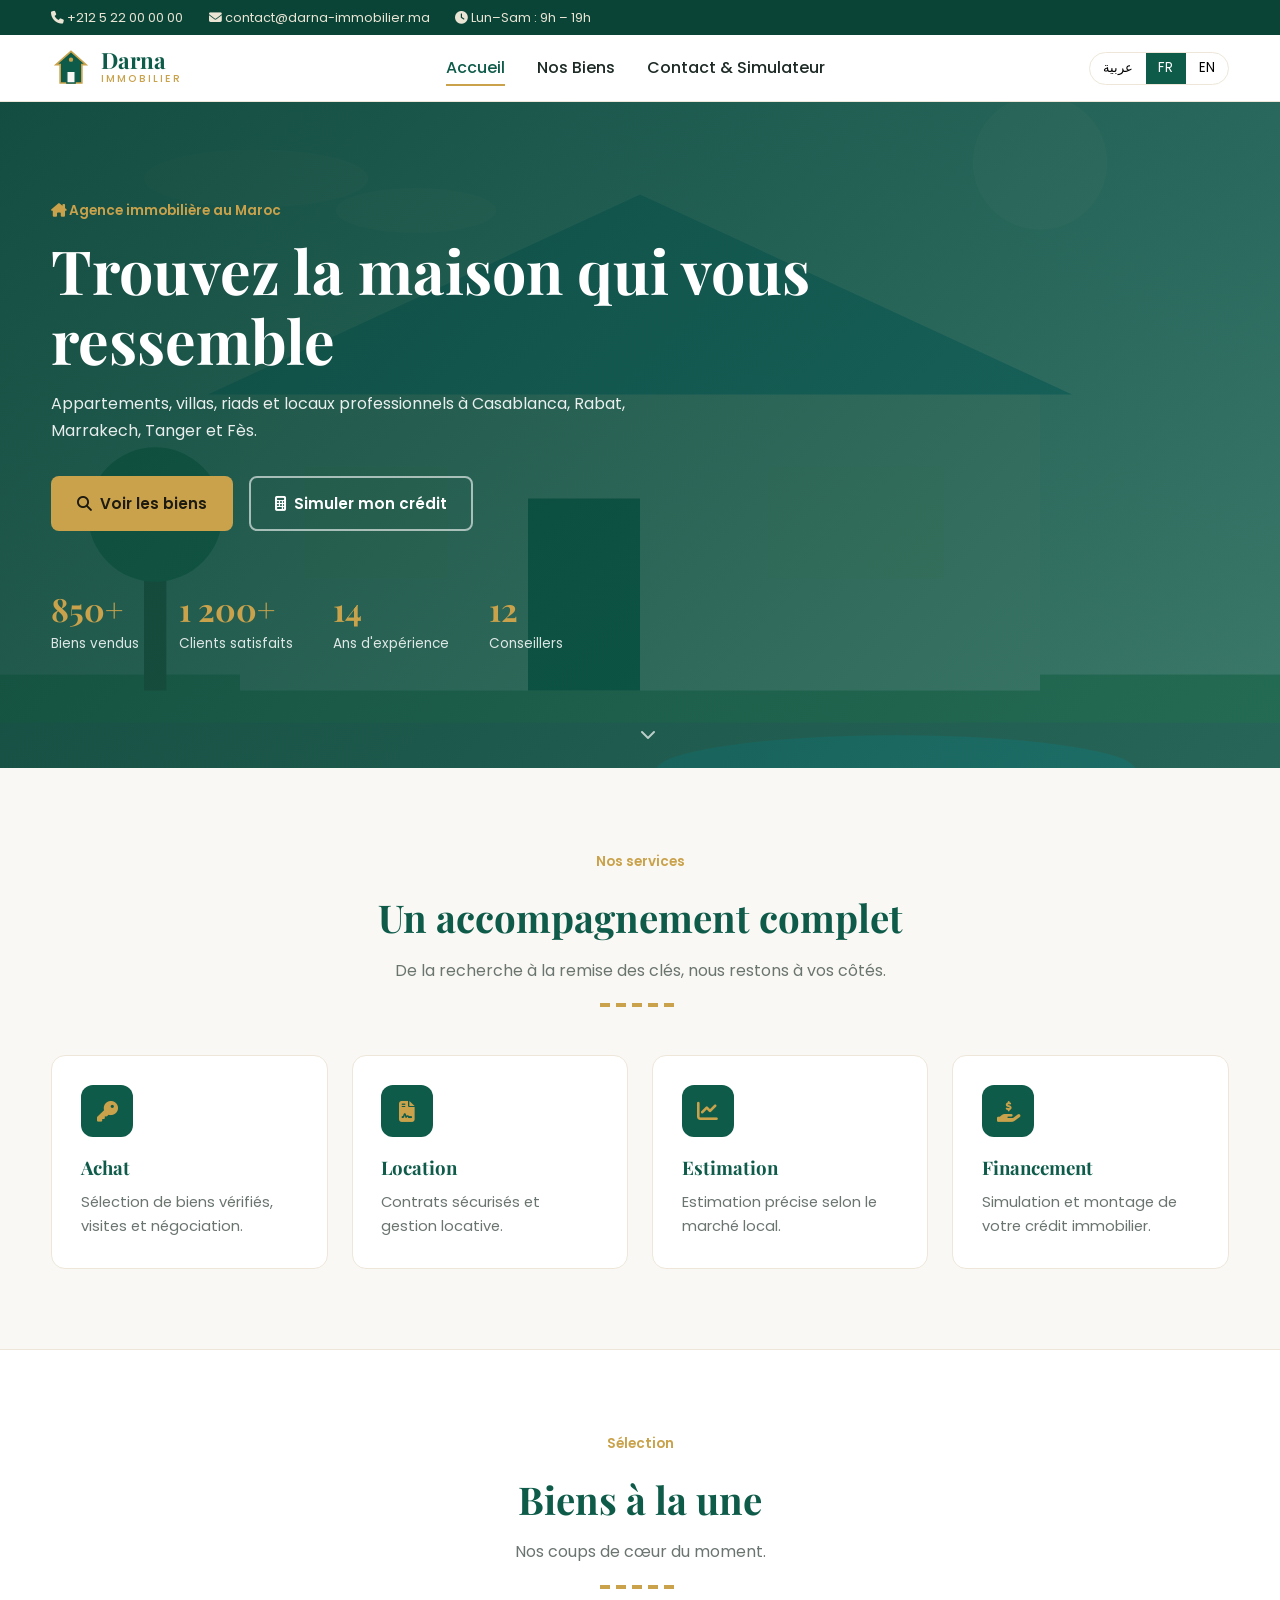
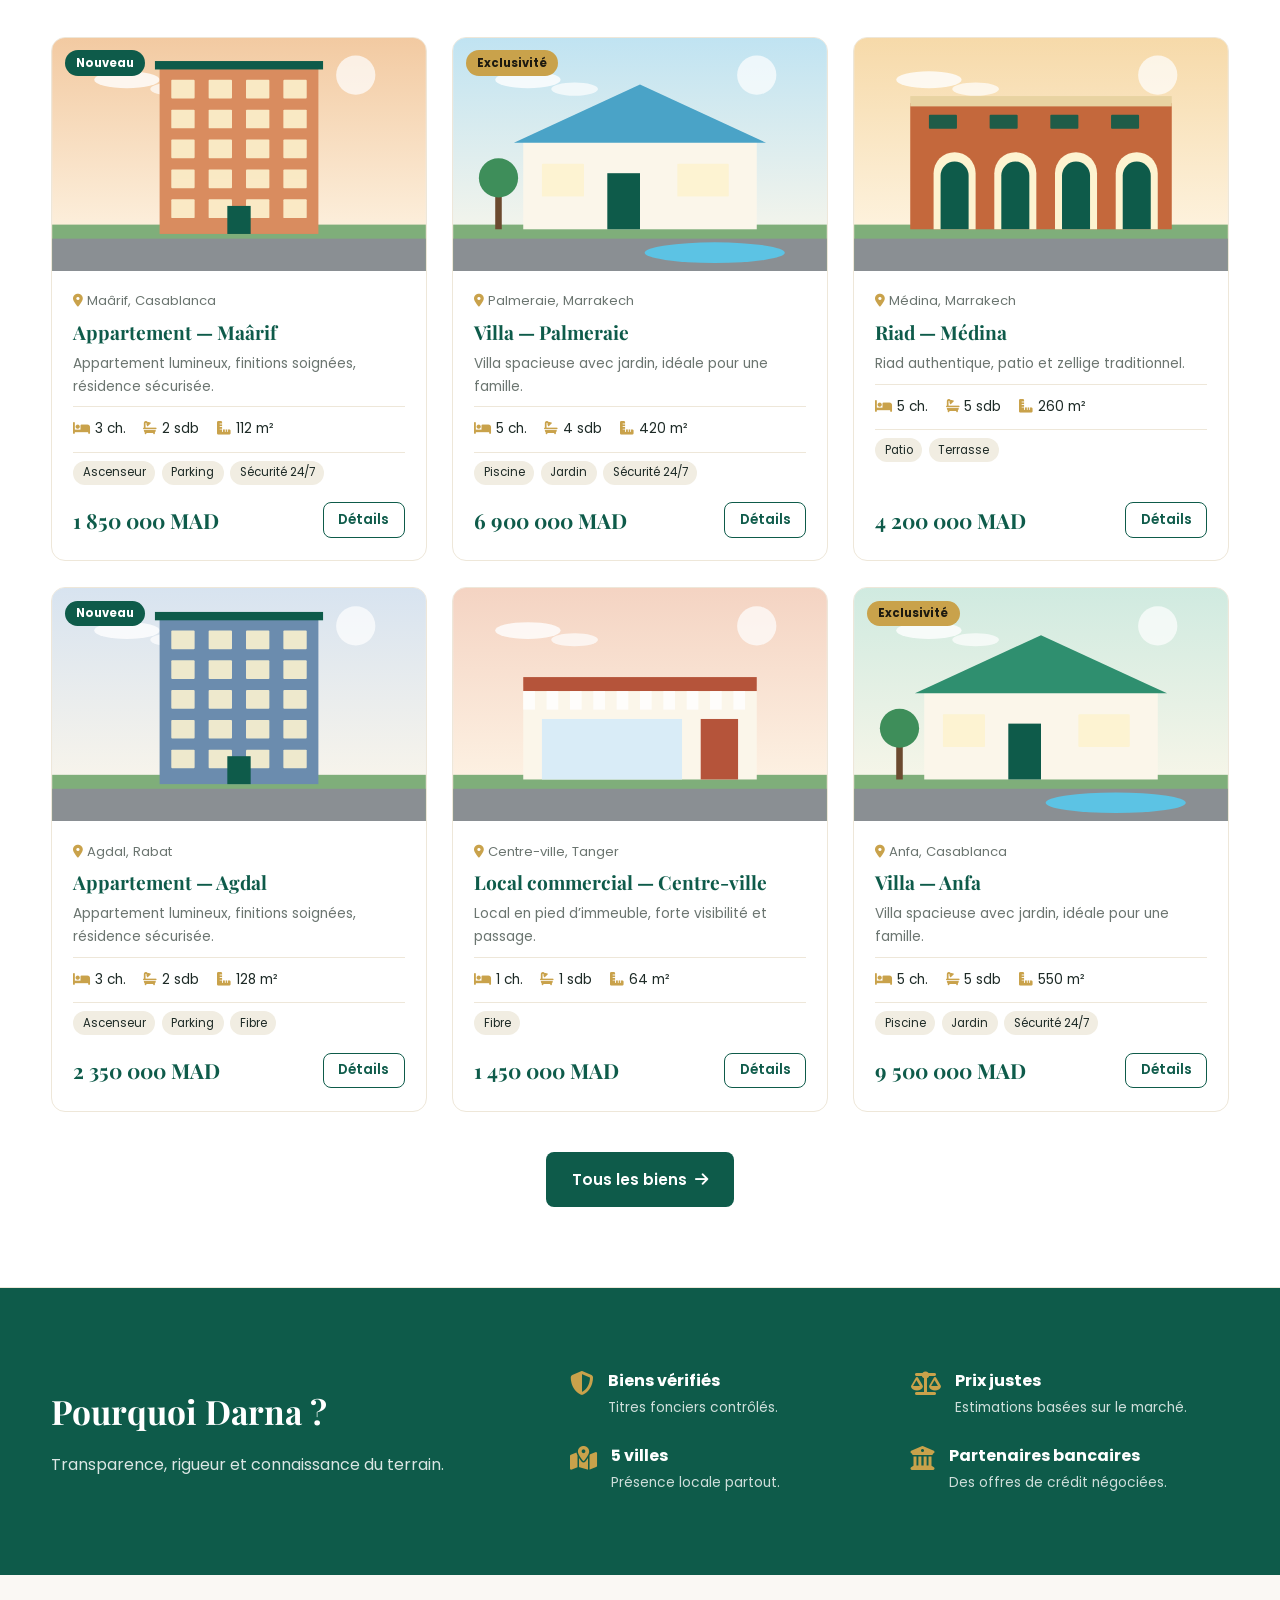
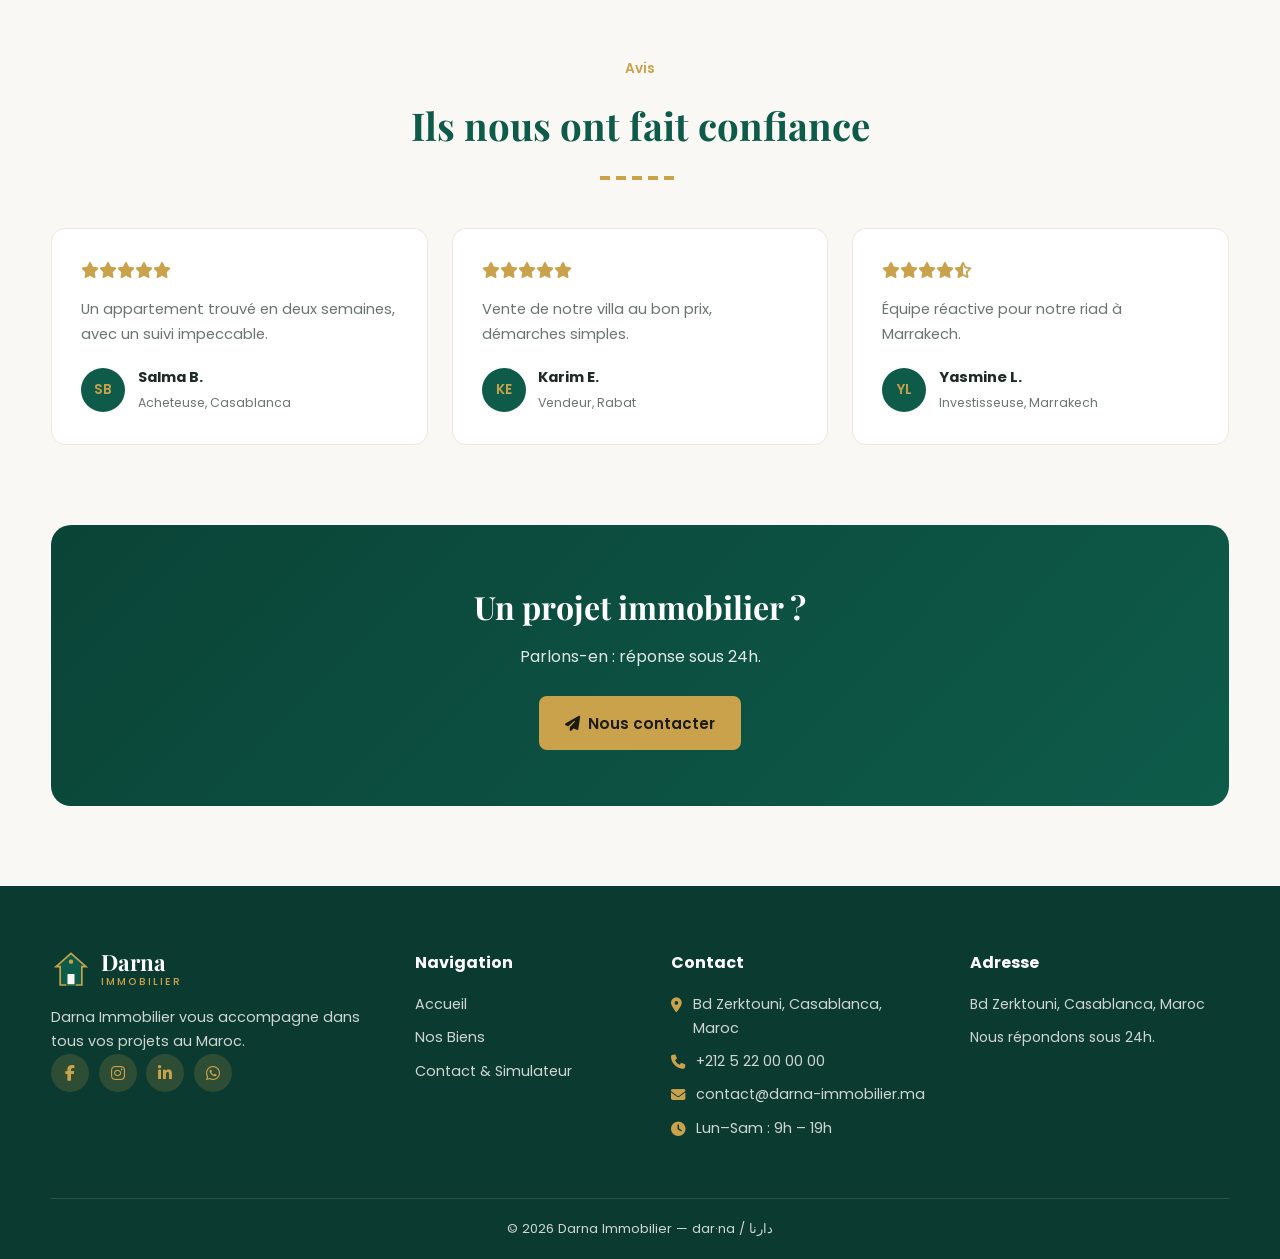
<file: index.html>
<!DOCTYPE html>
<html lang="fr" dir="ltr">
<head>
<meta charset="UTF-8">
<meta name="viewport" content="width=device-width, initial-scale=1.0">
<title>Accueil — Darna Immobilier</title>
<link rel="preconnect" href="https://fonts.googleapis.com">
<link href="https://fonts.googleapis.com/css2?family=Playfair+Display:ital,wght@0,500;0,700;1,500&family=Poppins:wght@300;400;500;600;700&family=Amiri:wght@400;700&family=Tajawal:wght@400;500;700&display=swap" rel="stylesheet">
<link rel="stylesheet" href="https://cdnjs.cloudflare.com/ajax/libs/font-awesome/6.5.2/css/all.min.css">
<link rel="stylesheet" href="css/style.css">
</head>
<body><div class="topbar"><div class="container">
<span><i class="fa-solid fa-phone"></i> <span data-i18n="top.phone"></span></span>
<span class="hide-m"><i class="fa-solid fa-envelope"></i> <span data-i18n="top.mail"></span></span>
<span class="hide-m"><i class="fa-solid fa-clock"></i> <span data-i18n="top.hours"></span></span>
</div></div><header class="site"><div class="container">
<nav class="nav">
<a class="brand" href="index.html"><svg class="logo" viewBox="0 0 48 48" fill="none" xmlns="http://www.w3.org/2000/svg">
<path d="M24 4 6 20h5v22h26V20h5L24 4z" fill="#0e5b4a"/>
<path d="M24 4 6 20h5v22h26V20h5L24 4z" stroke="#c9a24b" stroke-width="2" fill="none"/>
<path d="M19 42V28h10v14" fill="#faf8f4"/>
<path d="M19 28h10v14H19z" stroke="#0e5b4a" stroke-width="1.6"/>
<circle cx="24" cy="14" r="2.6" fill="#c9a24b"/>
</svg><span class="brand-name">Darna<small>Immobilier</small></span></a>
<ul class="nav-links"><li><a href="index.html" class="active" data-i18n="nav.home"></a></li><li><a href="biens.html" class="" data-i18n="nav.biens"></a></li><li><a href="contact.html" class="" data-i18n="nav.contact"></a></li></ul>
<div style="display:flex;gap:.8rem;align-items:center">
<div class="lang-switch">
<button data-lang="ar">عربية</button><button data-lang="fr">FR</button><button data-lang="en">EN</button>
</div>
<button class="burger"><i class="fa-solid fa-bars"></i></button>
</div>
</nav></div></header>
<section class="hero" style="padding:0">
  <div class="container">
    <span class="kicker"><i class="fa-solid fa-house-chimney"></i> <span data-i18n="hero.kicker"></span></span>
    <h1 data-i18n="hero.title"></h1>
    <p data-i18n="hero.sub"></p>
    <div class="hero-actions">
      <a href="biens.html" class="btn btn-gold"><i class="fa-solid fa-magnifying-glass"></i> <span data-i18n="hero.cta1"></span></a>
      <a href="contact.html#simulateur" class="btn btn-ghost"><i class="fa-solid fa-calculator"></i> <span data-i18n="hero.cta2"></span></a>
    </div>
    <div class="hero-stats">
      <div class="stat"><b>850+</b><span data-i18n="stat1"></span></div>
      <div class="stat"><b>1 200+</b><span data-i18n="stat2"></span></div>
      <div class="stat"><b>14</b><span data-i18n="stat3"></span></div>
      <div class="stat"><b>12</b><span data-i18n="stat4"></span></div>
    </div>
  </div>
  <a class="hero-scroll" href="#services"><i class="fa-solid fa-chevron-down"></i></a>
</section>

<section id="services">
  <div class="container">
    <div class="sec-head reveal"><span class="kicker" data-i18n="sec.serv.k"></span>
      <h2 data-i18n="sec.serv.t"></h2><p data-i18n="sec.serv.p"></p><div class="pattern"></div></div>
    <div class="services-grid">
      <div class="service reveal"><div class="ic"><i class="fa-solid fa-key"></i></div><h3 data-i18n="serv1.t"></h3><p data-i18n="serv1.p"></p></div>
      <div class="service reveal"><div class="ic"><i class="fa-solid fa-file-contract"></i></div><h3 data-i18n="serv2.t"></h3><p data-i18n="serv2.p"></p></div>
      <div class="service reveal"><div class="ic"><i class="fa-solid fa-chart-line"></i></div><h3 data-i18n="serv3.t"></h3><p data-i18n="serv3.p"></p></div>
      <div class="service reveal"><div class="ic"><i class="fa-solid fa-hand-holding-dollar"></i></div><h3 data-i18n="serv4.t"></h3><p data-i18n="serv4.p"></p></div>
    </div>
  </div>
</section>

<section style="background:#fff;border-top:1px solid #eee7d9;border-bottom:1px solid #eee7d9">
  <div class="container">
    <div class="sec-head reveal"><span class="kicker" data-i18n="sec.feat.k"></span>
      <h2 data-i18n="sec.feat.t"></h2><p data-i18n="sec.feat.p"></p><div class="pattern"></div></div>
    <div class="featured-grid" id="featured-grid"></div>
    <div style="text-align:center;margin-top:2.5rem"><a href="biens.html" class="btn btn-green"><span data-i18n="feat.all"></span> <i class="fa-solid fa-arrow-right"></i></a></div>
  </div>
</section>

<section class="band">
  <div class="container">
    <div class="reveal"><h2 data-i18n="sec.why.t"></h2><p data-i18n="sec.why.p"></p></div>
    <div class="band-points">
      <div class="band-point reveal"><i class="fa-solid fa-shield-halved ic"></i><div><b data-i18n="why1.t"></b><span data-i18n="why1.p"></span></div></div>
      <div class="band-point reveal"><i class="fa-solid fa-scale-balanced ic"></i><div><b data-i18n="why2.t"></b><span data-i18n="why2.p"></span></div></div>
      <div class="band-point reveal"><i class="fa-solid fa-map-location-dot ic"></i><div><b data-i18n="why3.t"></b><span data-i18n="why3.p"></span></div></div>
      <div class="band-point reveal"><i class="fa-solid fa-building-columns ic"></i><div><b data-i18n="why4.t"></b><span data-i18n="why4.p"></span></div></div>
    </div>
  </div>
</section>

<section>
  <div class="container">
    <div class="sec-head reveal"><span class="kicker" data-i18n="sec.testi.k"></span>
      <h2 data-i18n="sec.testi.t"></h2><div class="pattern"></div></div>
    <div class="testi-grid">
      <div class="testi reveal"><div class="stars"><i class="fa-solid fa-star"></i><i class="fa-solid fa-star"></i><i class="fa-solid fa-star"></i><i class="fa-solid fa-star"></i><i class="fa-solid fa-star"></i></div>
        <p data-i18n="t1"></p><div class="who"><div class="avatar">SB</div><div><b data-i18n="t1w"></b><span data-i18n="t1r"></span></div></div></div>
      <div class="testi reveal"><div class="stars"><i class="fa-solid fa-star"></i><i class="fa-solid fa-star"></i><i class="fa-solid fa-star"></i><i class="fa-solid fa-star"></i><i class="fa-solid fa-star"></i></div>
        <p data-i18n="t2"></p><div class="who"><div class="avatar">KE</div><div><b data-i18n="t2w"></b><span data-i18n="t2r"></span></div></div></div>
      <div class="testi reveal"><div class="stars"><i class="fa-solid fa-star"></i><i class="fa-solid fa-star"></i><i class="fa-solid fa-star"></i><i class="fa-solid fa-star"></i><i class="fa-solid fa-star-half-stroke"></i></div>
        <p data-i18n="t3"></p><div class="who"><div class="avatar">YL</div><div><b data-i18n="t3w"></b><span data-i18n="t3r"></span></div></div></div>
    </div>
  </div>
</section>

<section style="padding-top:0">
  <div class="container">
    <div class="cta reveal">
      <h2 data-i18n="sec.cta.t"></h2><p data-i18n="sec.cta.p"></p>
      <a href="contact.html" class="btn btn-gold"><i class="fa-solid fa-paper-plane"></i> <span data-i18n="sec.cta.b"></span></a>
    </div>
  </div>
</section>
<footer><div class="container">
<div class="foot-grid">
<div><a class="brand" href="index.html" style="margin-bottom:1rem"><svg class="logo" viewBox="0 0 48 48" fill="none" xmlns="http://www.w3.org/2000/svg">
<path d="M24 4 6 20h5v22h26V20h5L24 4z" fill="#0e5b4a"/>
<path d="M24 4 6 20h5v22h26V20h5L24 4z" stroke="#c9a24b" stroke-width="2" fill="none"/>
<path d="M19 42V28h10v14" fill="#faf8f4"/>
<path d="M19 28h10v14H19z" stroke="#0e5b4a" stroke-width="1.6"/>
<circle cx="24" cy="14" r="2.6" fill="#c9a24b"/>
</svg><span class="brand-name" style="color:#fff">Darna<small>Immobilier</small></span></a>
<p style="font-size:.9rem;margin-top:1rem" data-i18n="foot.about"></p>
<div class="socials">
<a href="#" aria-label="Facebook"><i class="fa-brands fa-facebook-f"></i></a>
<a href="#" aria-label="Instagram"><i class="fa-brands fa-instagram"></i></a>
<a href="#" aria-label="LinkedIn"><i class="fa-brands fa-linkedin-in"></i></a>
<a href="#" aria-label="WhatsApp"><i class="fa-brands fa-whatsapp"></i></a>
</div></div>
<div><h4 data-i18n="foot.nav"></h4><ul class="foot-links">
<li><a href="index.html" data-i18n="nav.home"></a></li>
<li><a href="biens.html" data-i18n="nav.biens"></a></li>
<li><a href="contact.html" data-i18n="nav.contact"></a></li>
</ul></div>
<div><h4 data-i18n="foot.contact"></h4><ul class="foot-contact">
<li><i class="fa-solid fa-location-dot"></i><span data-i18n="ct.addr"></span></li>
<li><i class="fa-solid fa-phone"></i><span data-i18n="top.phone"></span></li>
<li><i class="fa-solid fa-envelope"></i><span data-i18n="top.mail"></span></li>
<li><i class="fa-solid fa-clock"></i><span data-i18n="top.hours"></span></li>
</ul></div>
<div><h4 data-i18n="foot.news"></h4>
<p style="font-size:.88rem" data-i18n="ct.addr"></p>
<p style="font-size:.88rem;margin-top:.6rem" data-i18n="ct.info.p"></p>
</div>
</div>
<div class="foot-bottom">© <span class="js-year"></span> Darna Immobilier — dar·na / دارنا</div>
</div></footer>
<script src="js/lang.js"></script>
<script src="js/catalog.js"></script>
<script src="js/simulator.js"></script>
<script src="js/main.js"></script>
</body></html>
</file>
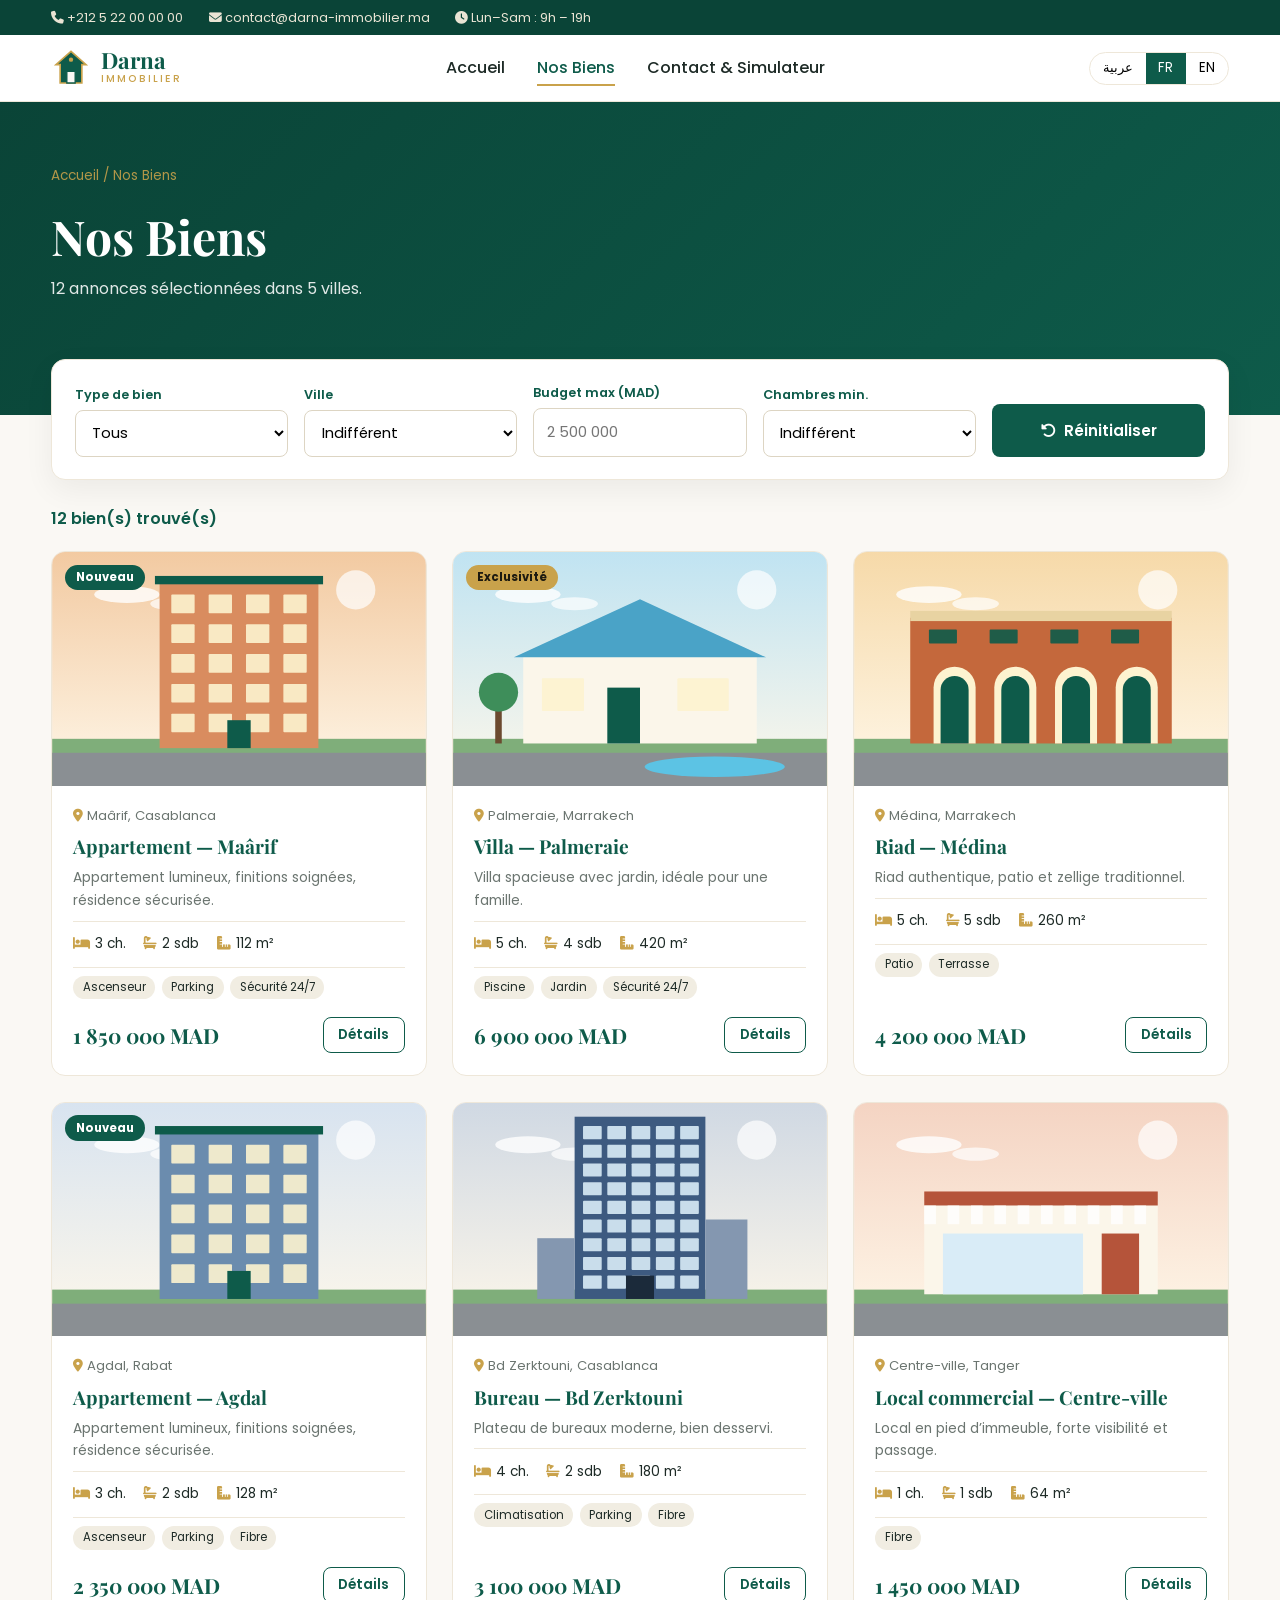
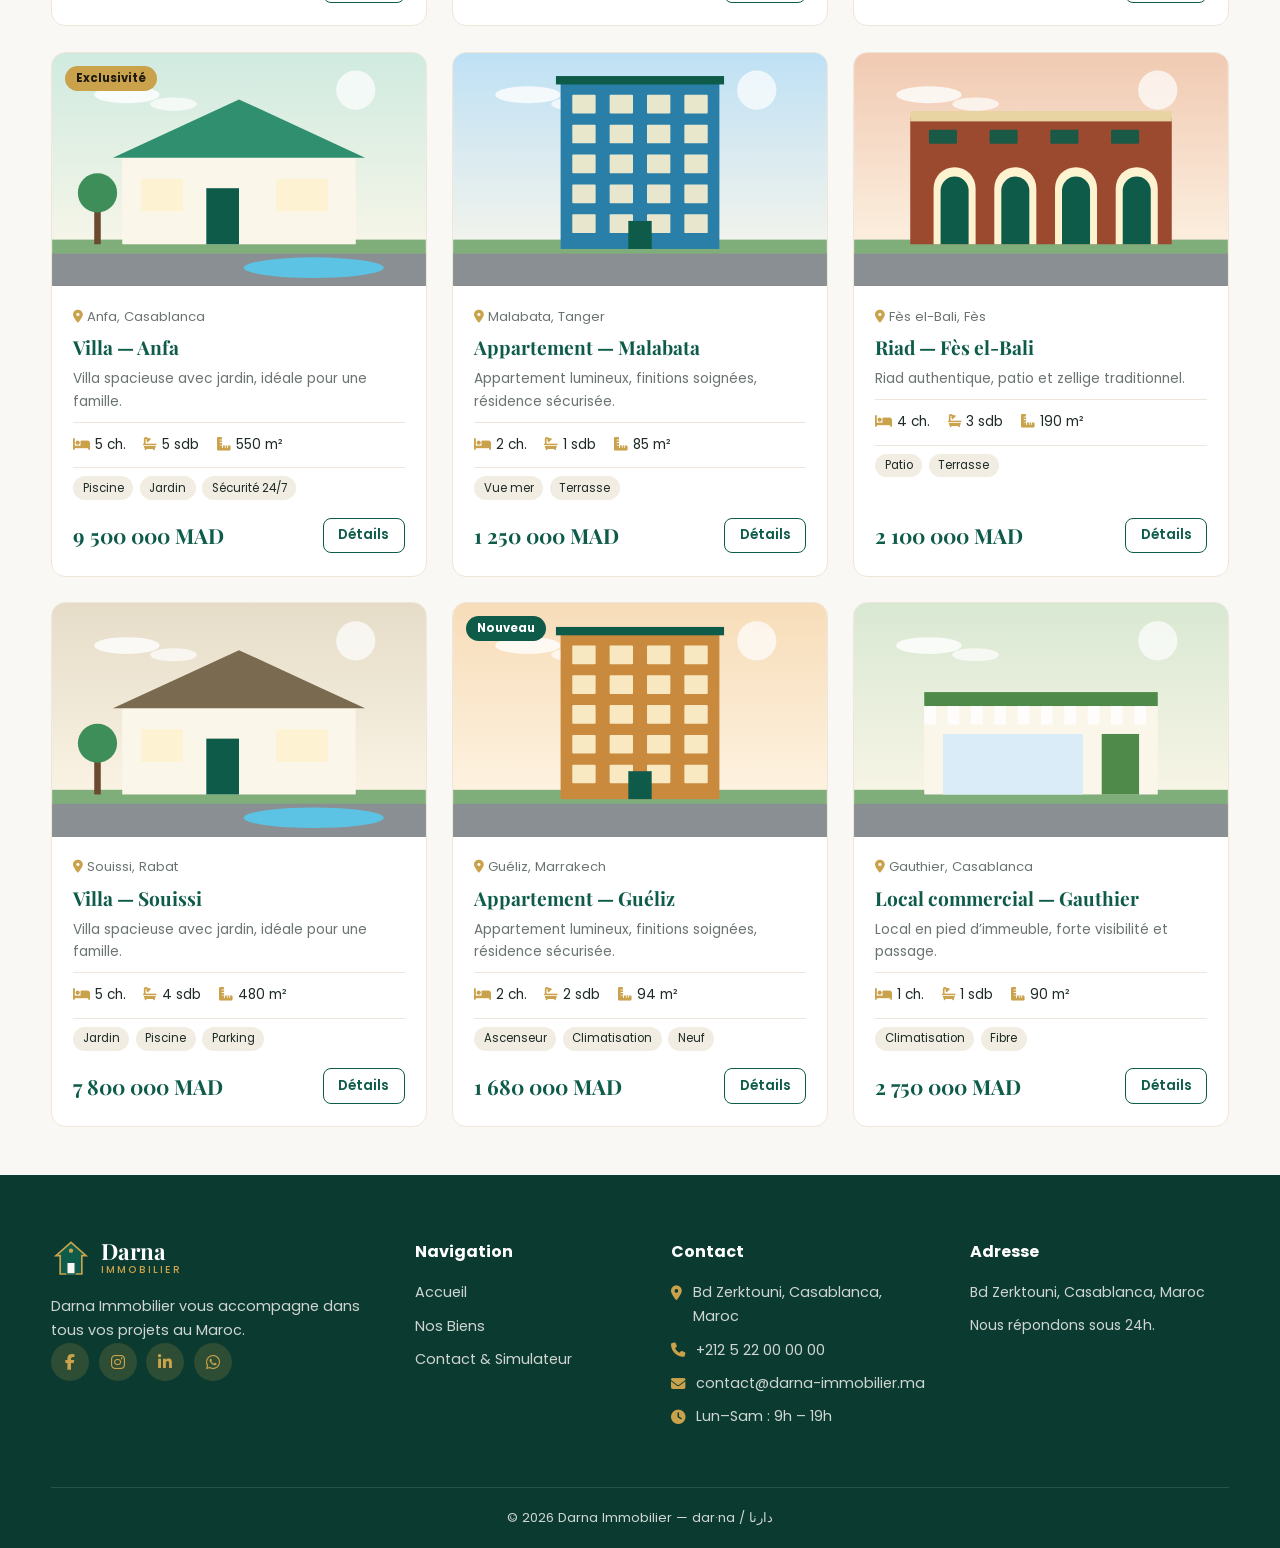
<file: biens.html>
<!DOCTYPE html>
<html lang="fr" dir="ltr">
<head>
<meta charset="UTF-8">
<meta name="viewport" content="width=device-width, initial-scale=1.0">
<title>Nos Biens — Darna Immobilier</title>
<link rel="preconnect" href="https://fonts.googleapis.com">
<link href="https://fonts.googleapis.com/css2?family=Playfair+Display:ital,wght@0,500;0,700;1,500&family=Poppins:wght@300;400;500;600;700&family=Amiri:wght@400;700&family=Tajawal:wght@400;500;700&display=swap" rel="stylesheet">
<link rel="stylesheet" href="https://cdnjs.cloudflare.com/ajax/libs/font-awesome/6.5.2/css/all.min.css">
<link rel="stylesheet" href="css/style.css">
</head>
<body><div class="topbar"><div class="container">
<span><i class="fa-solid fa-phone"></i> <span data-i18n="top.phone"></span></span>
<span class="hide-m"><i class="fa-solid fa-envelope"></i> <span data-i18n="top.mail"></span></span>
<span class="hide-m"><i class="fa-solid fa-clock"></i> <span data-i18n="top.hours"></span></span>
</div></div><header class="site"><div class="container">
<nav class="nav">
<a class="brand" href="index.html"><svg class="logo" viewBox="0 0 48 48" fill="none" xmlns="http://www.w3.org/2000/svg">
<path d="M24 4 6 20h5v22h26V20h5L24 4z" fill="#0e5b4a"/>
<path d="M24 4 6 20h5v22h26V20h5L24 4z" stroke="#c9a24b" stroke-width="2" fill="none"/>
<path d="M19 42V28h10v14" fill="#faf8f4"/>
<path d="M19 28h10v14H19z" stroke="#0e5b4a" stroke-width="1.6"/>
<circle cx="24" cy="14" r="2.6" fill="#c9a24b"/>
</svg><span class="brand-name">Darna<small>Immobilier</small></span></a>
<ul class="nav-links"><li><a href="index.html" class="" data-i18n="nav.home"></a></li><li><a href="biens.html" class="active" data-i18n="nav.biens"></a></li><li><a href="contact.html" class="" data-i18n="nav.contact"></a></li></ul>
<div style="display:flex;gap:.8rem;align-items:center">
<div class="lang-switch">
<button data-lang="ar">عربية</button><button data-lang="fr">FR</button><button data-lang="en">EN</button>
</div>
<button class="burger"><i class="fa-solid fa-bars"></i></button>
</div>
</nav></div></header>
<section class="page-hero" style="padding-bottom:7rem">
  <div class="container">
    <p class="crumbs"><a href="index.html" data-i18n="nav.home"></a> / <span data-i18n="nav.biens"></span></p>
    <h1 data-i18n="biens.title"></h1><p data-i18n="biens.sub"></p>
  </div>
</section>

<section style="padding-top:0;padding-bottom:3rem">
  <div class="container">
    <div class="filters">
      <div class="row">
        <div class="field"><label data-i18n="f.type"></label>
          <select id="f-type">
            <option value="all" data-i18n="f.all"></option>
            <option value="apartment" data-i18n="t.apartment"></option>
            <option value="villa" data-i18n="t.villa"></option>
            <option value="riad" data-i18n="t.riad"></option>
            <option value="office" data-i18n="t.office"></option>
            <option value="shop" data-i18n="t.shop"></option>
          </select></div>
        <div class="field"><label data-i18n="f.city"></label>
          <select id="f-city">
            <option value="all" data-i18n="f.any"></option>
            <option value="casablanca">Casablanca</option>
            <option value="rabat">Rabat</option>
            <option value="marrakech">Marrakech</option>
            <option value="tanger">Tanger</option>
            <option value="fes">Fès</option>
          </select></div>
        <div class="field"><label data-i18n="f.budget"></label>
          <input type="number" id="f-budget" min="0" step="50000" placeholder="2 500 000"></div>
        <div class="field"><label data-i18n="f.rooms"></label>
          <select id="f-rooms">
            <option value="" data-i18n="f.any"></option>
            <option value="1">1</option><option value="2">2</option>
            <option value="3">3</option><option value="4">4</option><option value="5">5+</option>
          </select></div>
        <div class="field"><button class="btn btn-green" id="f-reset" style="width:100%;justify-content:center"><i class="fa-solid fa-rotate-left"></i> <span data-i18n="f.reset"></span></button></div>
      </div>
    </div>
    <p class="results-count" id="results-count"></p>
    <div class="featured-grid" id="catalog-grid"></div>
  </div>
</section>
<footer><div class="container">
<div class="foot-grid">
<div><a class="brand" href="index.html" style="margin-bottom:1rem"><svg class="logo" viewBox="0 0 48 48" fill="none" xmlns="http://www.w3.org/2000/svg">
<path d="M24 4 6 20h5v22h26V20h5L24 4z" fill="#0e5b4a"/>
<path d="M24 4 6 20h5v22h26V20h5L24 4z" stroke="#c9a24b" stroke-width="2" fill="none"/>
<path d="M19 42V28h10v14" fill="#faf8f4"/>
<path d="M19 28h10v14H19z" stroke="#0e5b4a" stroke-width="1.6"/>
<circle cx="24" cy="14" r="2.6" fill="#c9a24b"/>
</svg><span class="brand-name" style="color:#fff">Darna<small>Immobilier</small></span></a>
<p style="font-size:.9rem;margin-top:1rem" data-i18n="foot.about"></p>
<div class="socials">
<a href="#" aria-label="Facebook"><i class="fa-brands fa-facebook-f"></i></a>
<a href="#" aria-label="Instagram"><i class="fa-brands fa-instagram"></i></a>
<a href="#" aria-label="LinkedIn"><i class="fa-brands fa-linkedin-in"></i></a>
<a href="#" aria-label="WhatsApp"><i class="fa-brands fa-whatsapp"></i></a>
</div></div>
<div><h4 data-i18n="foot.nav"></h4><ul class="foot-links">
<li><a href="index.html" data-i18n="nav.home"></a></li>
<li><a href="biens.html" data-i18n="nav.biens"></a></li>
<li><a href="contact.html" data-i18n="nav.contact"></a></li>
</ul></div>
<div><h4 data-i18n="foot.contact"></h4><ul class="foot-contact">
<li><i class="fa-solid fa-location-dot"></i><span data-i18n="ct.addr"></span></li>
<li><i class="fa-solid fa-phone"></i><span data-i18n="top.phone"></span></li>
<li><i class="fa-solid fa-envelope"></i><span data-i18n="top.mail"></span></li>
<li><i class="fa-solid fa-clock"></i><span data-i18n="top.hours"></span></li>
</ul></div>
<div><h4 data-i18n="foot.news"></h4>
<p style="font-size:.88rem" data-i18n="ct.addr"></p>
<p style="font-size:.88rem;margin-top:.6rem" data-i18n="ct.info.p"></p>
</div>
</div>
<div class="foot-bottom">© <span class="js-year"></span> Darna Immobilier — dar·na / دارنا</div>
</div></footer>
<script src="js/lang.js"></script>
<script src="js/catalog.js"></script>
<script src="js/simulator.js"></script>
<script src="js/main.js"></script>
</body></html>
</file>
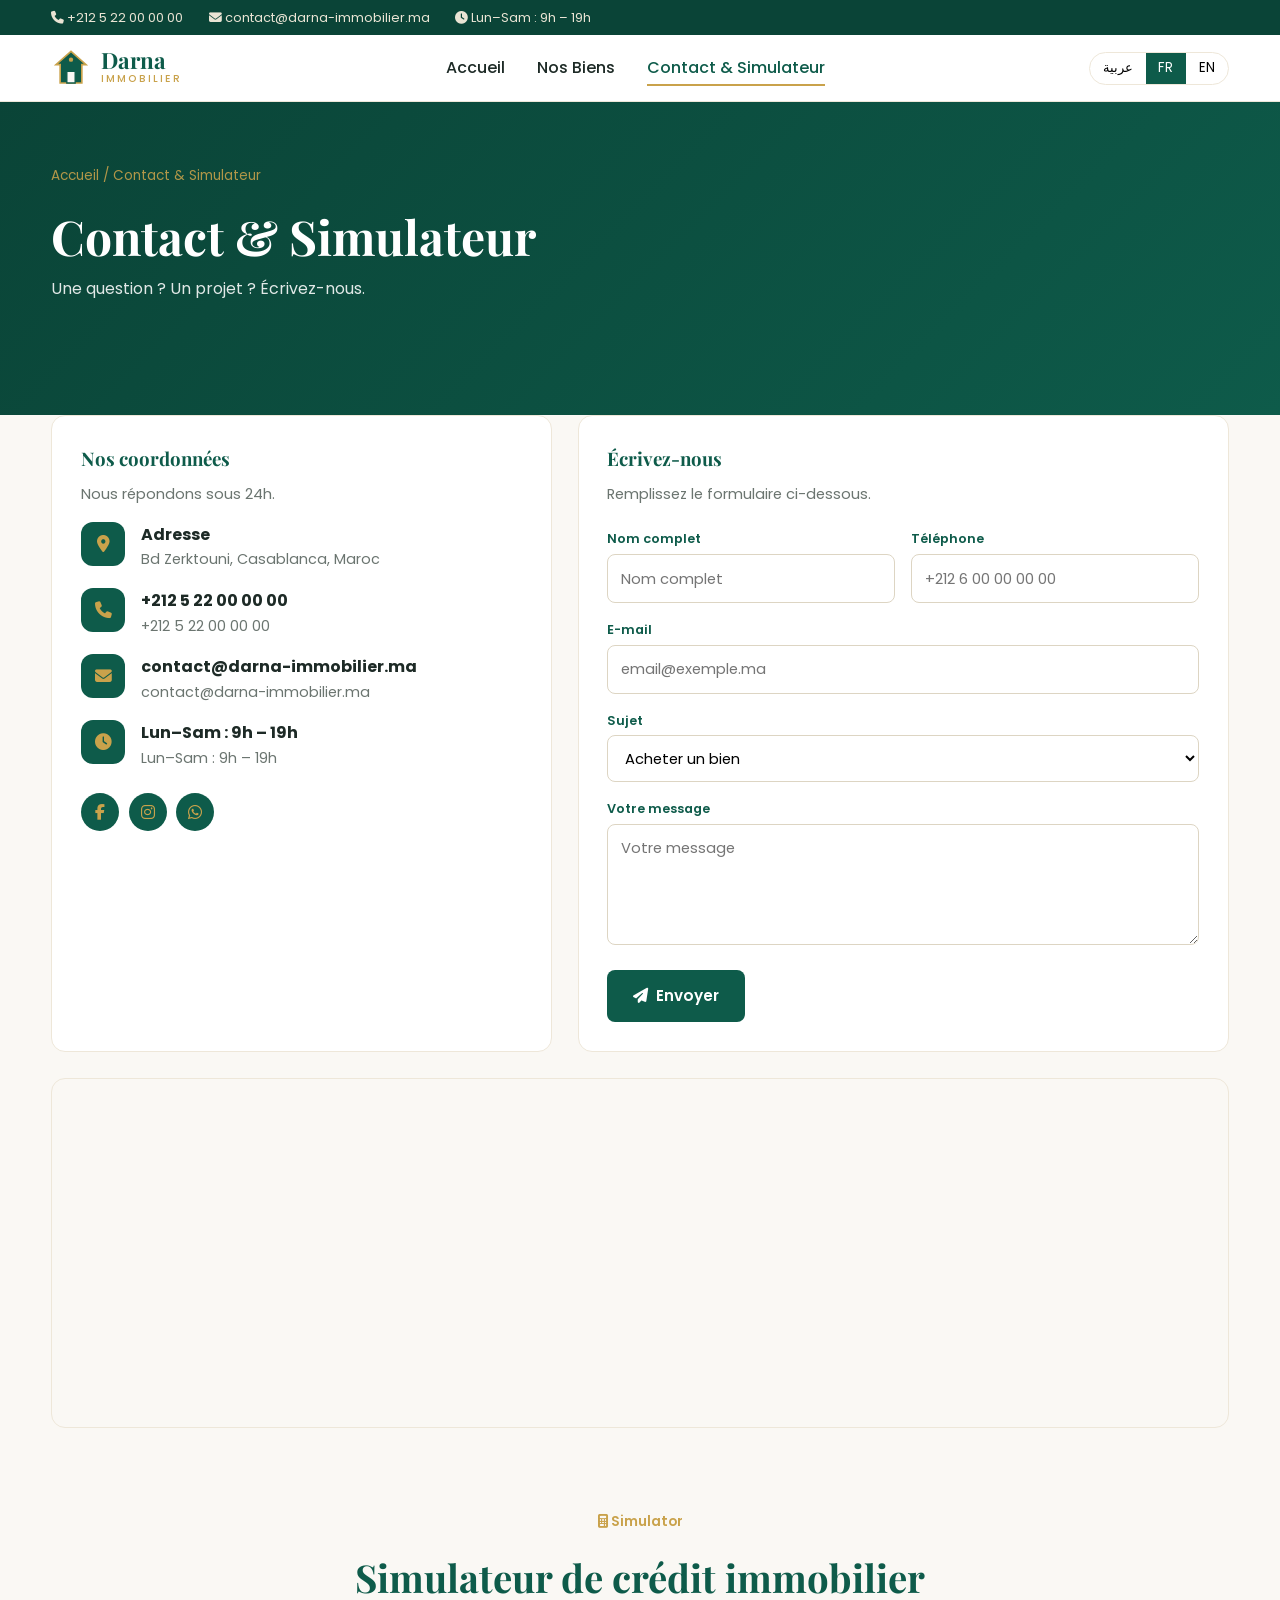
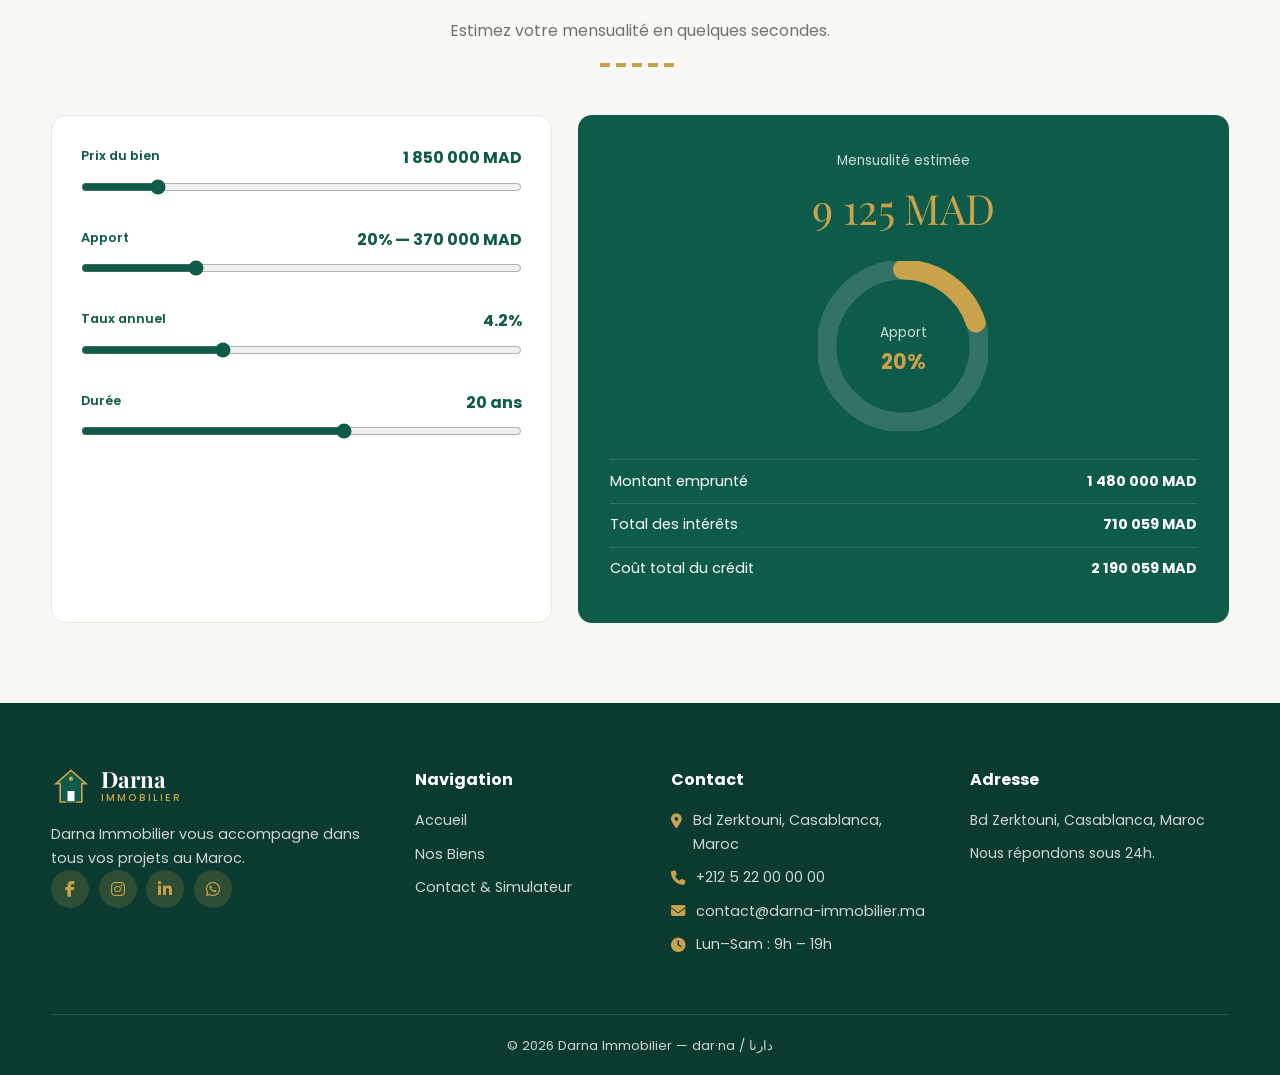
<file: contact.html>
<!DOCTYPE html>
<html lang="fr" dir="ltr">
<head>
<meta charset="UTF-8">
<meta name="viewport" content="width=device-width, initial-scale=1.0">
<title>Contact & Simulateur — Darna Immobilier</title>
<link rel="preconnect" href="https://fonts.googleapis.com">
<link href="https://fonts.googleapis.com/css2?family=Playfair+Display:ital,wght@0,500;0,700;1,500&family=Poppins:wght@300;400;500;600;700&family=Amiri:wght@400;700&family=Tajawal:wght@400;500;700&display=swap" rel="stylesheet">
<link rel="stylesheet" href="https://cdnjs.cloudflare.com/ajax/libs/font-awesome/6.5.2/css/all.min.css">
<link rel="stylesheet" href="css/style.css">
</head>
<body><div class="topbar"><div class="container">
<span><i class="fa-solid fa-phone"></i> <span data-i18n="top.phone"></span></span>
<span class="hide-m"><i class="fa-solid fa-envelope"></i> <span data-i18n="top.mail"></span></span>
<span class="hide-m"><i class="fa-solid fa-clock"></i> <span data-i18n="top.hours"></span></span>
</div></div><header class="site"><div class="container">
<nav class="nav">
<a class="brand" href="index.html"><svg class="logo" viewBox="0 0 48 48" fill="none" xmlns="http://www.w3.org/2000/svg">
<path d="M24 4 6 20h5v22h26V20h5L24 4z" fill="#0e5b4a"/>
<path d="M24 4 6 20h5v22h26V20h5L24 4z" stroke="#c9a24b" stroke-width="2" fill="none"/>
<path d="M19 42V28h10v14" fill="#faf8f4"/>
<path d="M19 28h10v14H19z" stroke="#0e5b4a" stroke-width="1.6"/>
<circle cx="24" cy="14" r="2.6" fill="#c9a24b"/>
</svg><span class="brand-name">Darna<small>Immobilier</small></span></a>
<ul class="nav-links"><li><a href="index.html" class="" data-i18n="nav.home"></a></li><li><a href="biens.html" class="" data-i18n="nav.biens"></a></li><li><a href="contact.html" class="active" data-i18n="nav.contact"></a></li></ul>
<div style="display:flex;gap:.8rem;align-items:center">
<div class="lang-switch">
<button data-lang="ar">عربية</button><button data-lang="fr">FR</button><button data-lang="en">EN</button>
</div>
<button class="burger"><i class="fa-solid fa-bars"></i></button>
</div>
</nav></div></header>
<section class="page-hero" style="padding-bottom:7rem">
  <div class="container">
    <p class="crumbs"><a href="index.html" data-i18n="nav.home"></a> / <span data-i18n="nav.contact"></span></p>
    <h1 data-i18n="contact.title"></h1><p data-i18n="contact.sub"></p>
  </div>
</section>

<section style="padding-top:0">
  <div class="container">
    <div class="contact-wrap">
      <div class="card reveal">
        <h3 style="color:var(--green);margin-bottom:.4rem" data-i18n="ct.info.t"></h3>
        <p style="color:var(--grey);font-size:.92rem;margin-bottom:1rem" data-i18n="ct.info.p"></p>
        <div class="info-item"><div class="ic"><i class="fa-solid fa-location-dot"></i></div><div><b data-i18n="foot.news"></b><p data-i18n="ct.addr"></p></div></div>
        <div class="info-item"><div class="ic"><i class="fa-solid fa-phone"></i></div><div><b data-i18n="top.phone"></b><p>+212 5 22 00 00 00</p></div></div>
        <div class="info-item"><div class="ic"><i class="fa-solid fa-envelope"></i></div><div><b data-i18n="top.mail"></b><p>contact@darna-immobilier.ma</p></div></div>
        <div class="info-item"><div class="ic"><i class="fa-solid fa-clock"></i></div><div><b data-i18n="top.hours"></b><p data-i18n="top.hours"></p></div></div>
        <div class="socials" style="margin-top:1.4rem">
          <a href="#"><i class="fa-brands fa-facebook-f"></i></a>
          <a href="#"><i class="fa-brands fa-instagram"></i></a>
          <a href="#"><i class="fa-brands fa-whatsapp"></i></a>
        </div>
      </div>
      <div class="card reveal">
        <h3 style="color:var(--green);margin-bottom:.4rem" data-i18n="ct.form.t"></h3>
        <p style="color:var(--grey);font-size:.92rem;margin-bottom:1.4rem" data-i18n="ct.form.p"></p>
        <form class="form-grid" id="contact-form">
          <div class="field"><label data-i18n="fm.name"></label><input type="text" required data-i18n-ph="fm.name"></div>
          <div class="field"><label data-i18n="fm.phone"></label><input type="tel" required placeholder="+212 6 00 00 00 00"></div>
          <div class="field full"><label data-i18n="fm.mail"></label><input type="email" required placeholder="email@exemple.ma"></div>
          <div class="field full"><label data-i18n="fm.subject"></label>
            <select>
              <option data-i18n="fm.s1"></option><option data-i18n="fm.s2"></option>
              <option data-i18n="fm.s3"></option><option data-i18n="fm.s4"></option><option data-i18n="fm.s5"></option>
            </select></div>
          <div class="field full"><label data-i18n="fm.msg"></label><textarea rows="4" required data-i18n-ph="fm.msg"></textarea></div>
          <div class="full"><button type="submit" class="btn btn-green"><i class="fa-solid fa-paper-plane"></i> <span data-i18n="fm.send"></span></button></div>
        </form>
        <p class="form-note" id="form-note" data-i18n="fm.ok"></p>
      </div>
    </div>

    <div class="map reveal">
      <iframe src="https://www.openstreetmap.org/export/embed.html?bbox=-7.6600%2C33.5700%2C-7.5800%2C33.6100&layer=mapnik&marker=33.5900%2C-7.6200" loading="lazy" title="Darna Immobilier"></iframe>
    </div>
  </div>
</section>

<section id="simulateur" style="padding-top:0">
  <div class="container">
    <div class="sec-head reveal"><span class="kicker"><i class="fa-solid fa-calculator"></i> Simulator</span>
      <h2 data-i18n="sim.t"></h2><p data-i18n="sim.p"></p><div class="pattern"></div></div>
    <div class="sim-wrap">
      <div class="card reveal">
        <div class="field" style="margin-bottom:1.4rem">
          <div class="range-row"><label data-i18n="sim.price"></label><span class="range-val" id="v-price"></span></div>
          <input type="range" id="s-price" min="300000" max="10000000" step="50000" value="1850000">
        </div>
        <div class="field" style="margin-bottom:1.4rem">
          <div class="range-row"><label data-i18n="sim.down"></label><span class="range-val" id="v-down"></span></div>
          <input type="range" id="s-down" min="0" max="80" step="5" value="20">
        </div>
        <div class="field" style="margin-bottom:1.4rem">
          <div class="range-row"><label data-i18n="sim.rate"></label><span class="range-val" id="v-rate"></span></div>
          <input type="range" id="s-rate" min="2" max="9" step="0.1" value="4.2">
        </div>
        <div class="field">
          <div class="range-row"><label data-i18n="sim.years"></label><span class="range-val" id="v-years"></span></div>
          <input type="range" id="s-years" min="5" max="30" step="1" value="20">
        </div>
      </div>
      <div class="sim-result reveal">
        <span class="lbl" data-sim-lbl="sim.monthly"></span>
        <div class="big" id="sim-monthly"></div>
        <div class="donut">
          <svg width="170" height="170" viewBox="0 0 120 120">
            <circle cx="60" cy="60" r="54" fill="none" stroke="rgba(255,255,255,.15)" stroke-width="14"/>
            <circle id="donut-fg" cx="60" cy="60" r="54" fill="none" stroke="#c9a24b" stroke-width="14" stroke-linecap="round"/>
          </svg>
          <div class="center"><div><span class="lbl" data-sim-lbl="sim.ratio"></span><br><b id="donut-label"></b></div></div>
        </div>
        <div class="sim-detail">
          <div class="row2"><span data-sim-lbl="sim.amount"></span><b id="sim-amount"></b></div>
          <div class="row2"><span data-sim-lbl="sim.interests"></span><b id="sim-interest"></b></div>
          <div class="row2"><span data-sim-lbl="sim.total"></span><b id="sim-total"></b></div>
        </div>
      </div>
    </div>
  </div>
</section>
<footer><div class="container">
<div class="foot-grid">
<div><a class="brand" href="index.html" style="margin-bottom:1rem"><svg class="logo" viewBox="0 0 48 48" fill="none" xmlns="http://www.w3.org/2000/svg">
<path d="M24 4 6 20h5v22h26V20h5L24 4z" fill="#0e5b4a"/>
<path d="M24 4 6 20h5v22h26V20h5L24 4z" stroke="#c9a24b" stroke-width="2" fill="none"/>
<path d="M19 42V28h10v14" fill="#faf8f4"/>
<path d="M19 28h10v14H19z" stroke="#0e5b4a" stroke-width="1.6"/>
<circle cx="24" cy="14" r="2.6" fill="#c9a24b"/>
</svg><span class="brand-name" style="color:#fff">Darna<small>Immobilier</small></span></a>
<p style="font-size:.9rem;margin-top:1rem" data-i18n="foot.about"></p>
<div class="socials">
<a href="#" aria-label="Facebook"><i class="fa-brands fa-facebook-f"></i></a>
<a href="#" aria-label="Instagram"><i class="fa-brands fa-instagram"></i></a>
<a href="#" aria-label="LinkedIn"><i class="fa-brands fa-linkedin-in"></i></a>
<a href="#" aria-label="WhatsApp"><i class="fa-brands fa-whatsapp"></i></a>
</div></div>
<div><h4 data-i18n="foot.nav"></h4><ul class="foot-links">
<li><a href="index.html" data-i18n="nav.home"></a></li>
<li><a href="biens.html" data-i18n="nav.biens"></a></li>
<li><a href="contact.html" data-i18n="nav.contact"></a></li>
</ul></div>
<div><h4 data-i18n="foot.contact"></h4><ul class="foot-contact">
<li><i class="fa-solid fa-location-dot"></i><span data-i18n="ct.addr"></span></li>
<li><i class="fa-solid fa-phone"></i><span data-i18n="top.phone"></span></li>
<li><i class="fa-solid fa-envelope"></i><span data-i18n="top.mail"></span></li>
<li><i class="fa-solid fa-clock"></i><span data-i18n="top.hours"></span></li>
</ul></div>
<div><h4 data-i18n="foot.news"></h4>
<p style="font-size:.88rem" data-i18n="ct.addr"></p>
<p style="font-size:.88rem;margin-top:.6rem" data-i18n="ct.info.p"></p>
</div>
</div>
<div class="foot-bottom">© <span class="js-year"></span> Darna Immobilier — dar·na / دارنا</div>
</div></footer>
<script src="js/lang.js"></script>
<script src="js/catalog.js"></script>
<script src="js/simulator.js"></script>
<script src="js/main.js"></script>
<script src="js/form.js"></script>
</body></html>
</file>
<file: css/style.css>
:root{--green:#0e5b4a;--green2:#0a4437;--gold:#c9a24b;--cream:#faf8f4;--ink:#1d2a26;--grey:#6b7570;--line:#eee7d9}
*{box-sizing:border-box;margin:0;padding:0}
html{scroll-behavior:smooth}
body{font-family:Poppins,sans-serif;background:var(--cream);color:var(--ink);line-height:1.65}
body.rtl{font-family:Tajawal,Amiri,sans-serif}
h1,h2,h3,.big,.price{font-family:'Playfair Display',serif}
body.rtl h1,body.rtl h2,body.rtl h3{font-family:Amiri,serif}
a{color:inherit;text-decoration:none}ul{list-style:none}img{max-width:100%;display:block}
.container{width:min(1180px,92%);margin:auto}
section{padding:5rem 0}
.topbar{background:var(--green2);color:#e9e4d4;font-size:.8rem;padding:.45rem 0}
.topbar .container{display:flex;gap:1.6rem;flex-wrap:wrap}
header.site{background:#fff;position:sticky;top:0;z-index:50;box-shadow:0 1px 0 var(--line)}
.nav{display:flex;align-items:center;justify-content:space-between;padding:.8rem 0;gap:1rem}
.brand{display:flex;align-items:center;gap:.6rem}.logo{width:40px;height:40px}
.brand-name{font:700 1.4rem 'Playfair Display',serif;color:var(--green);line-height:1}
.brand-name small{display:block;font:500 .65rem Poppins;letter-spacing:.2em;color:var(--gold);text-transform:uppercase}
.nav-links{display:flex;gap:2rem}
.nav-links a{font-weight:500;padding:.3rem 0;border-bottom:2px solid transparent}
.nav-links a.active,.nav-links a:hover{color:var(--green);border-color:var(--gold)}
.lang-switch{display:flex;border:1px solid var(--line);border-radius:99px;overflow:hidden}
.lang-switch button{border:0;background:none;padding:.35rem .8rem;cursor:pointer;font:500 .8rem inherit;font-family:inherit}
.lang-switch button.on{background:var(--green);color:#fff}
.burger{display:none;background:none;border:0;font-size:1.4rem;color:var(--green);cursor:pointer}
.btn{display:inline-flex;gap:.5rem;align-items:center;padding:.8rem 1.5rem;border-radius:8px;font-weight:600;border:2px solid transparent;cursor:pointer;font-family:inherit;font-size:.95rem;transition:.2s}
.btn-green{background:var(--green);color:#fff}.btn-green:hover{background:var(--green2)}
.btn-gold{background:var(--gold);color:#1d1a10}.btn-gold:hover{filter:brightness(1.08)}
.btn-ghost{border-color:rgba(255,255,255,.6);color:#fff}.btn-ghost:hover{background:rgba(255,255,255,.12)}
.hero{background:linear-gradient(135deg,rgba(10,68,55,.95),rgba(14,91,74,.8)),url(../assets/img/bien-02.svg) center/cover;color:#fff;position:relative}
.hero .container{padding:6rem 0 7rem}
.kicker{display:inline-block;color:var(--gold);font-weight:600;font-size:.85rem;margin-bottom:.8rem}
.hero h1{font-size:clamp(2.2rem,5vw,3.8rem);line-height:1.15;max-width:760px;margin-bottom:1rem}
.hero p{max-width:600px;opacity:.9;margin-bottom:2rem}
.hero-actions{display:flex;gap:1rem;flex-wrap:wrap}
.hero-stats{display:flex;gap:2.5rem;flex-wrap:wrap;margin-top:3.5rem}
.stat b{display:block;font:700 2rem 'Playfair Display';color:var(--gold)}.stat span{font-size:.85rem;opacity:.85}
.hero-scroll{position:absolute;bottom:1.2rem;left:50%;color:#fff;opacity:.7}
.page-hero{background:linear-gradient(135deg,var(--green2),var(--green));color:#fff;padding:4rem 0}
.page-hero h1{font-size:clamp(2rem,4vw,3rem)}.page-hero p{opacity:.88}
.crumbs{font-size:.85rem;color:var(--gold);margin-bottom:.6rem}
.sec-head{text-align:center;max-width:680px;margin:0 auto 3rem}
.sec-head h2{font-size:clamp(1.7rem,3vw,2.4rem);color:var(--green)}.sec-head p{color:var(--grey);margin-top:.5rem}
.pattern{width:80px;height:4px;background:repeating-linear-gradient(90deg,var(--gold) 0 10px,transparent 10px 16px);margin:1.2rem auto 0}
.services-grid,.testi-grid{display:grid;grid-template-columns:repeat(auto-fit,minmax(240px,1fr));gap:1.5rem}
.service,.testi,.card{background:#fff;border:1px solid var(--line);border-radius:14px;padding:1.8rem}
.service .ic,.info-item .ic{width:52px;height:52px;border-radius:12px;background:var(--green);color:var(--gold);display:grid;place-items:center;font-size:1.3rem;margin-bottom:1rem}
.service h3{color:var(--green);margin-bottom:.4rem}.service p,.testi p{color:var(--grey);font-size:.92rem}
.featured-grid{display:grid;grid-template-columns:repeat(auto-fill,minmax(310px,1fr));gap:1.6rem}
.prop{background:#fff;border:1px solid var(--line);border-radius:14px;overflow:hidden;display:flex;flex-direction:column;transition:.25s}
.prop:hover{transform:translateY(-4px);box-shadow:0 14px 34px rgba(14,91,74,.14)}
.prop-img{position:relative;aspect-ratio:16/10;overflow:hidden;background:#eee}
.prop-img img{width:100%;height:100%;object-fit:cover}
.badge{position:absolute;top:.8rem;inset-inline-start:.8rem;background:var(--gold);color:#1d1a10;font-size:.72rem;font-weight:700;padding:.2rem .7rem;border-radius:99px}
.badge.alt{background:var(--green);color:#fff}
.prop-body{padding:1.2rem 1.3rem 1.4rem;display:flex;flex-direction:column;gap:.5rem;flex:1}
.prop-loc{font-size:.82rem;color:var(--grey)}.prop-loc i{color:var(--gold)}
.prop h3{font-size:1.2rem;color:var(--green);line-height:1.3}
.prop-desc{font-size:.86rem;color:var(--grey)}
.meta{display:flex;gap:1.1rem;font-size:.85rem;padding:.7rem 0;border-block:1px solid var(--line)}.meta i{color:var(--gold);margin-inline-end:.3rem}
.tags{display:flex;gap:.4rem;flex-wrap:wrap}.tags span{font-size:.72rem;background:#f1ede2;padding:.15rem .6rem;border-radius:99px}
.prop-foot{display:flex;justify-content:space-between;align-items:center;margin-top:auto;padding-top:.6rem}
.price{font-size:1.3rem;font-weight:700;color:var(--green)}
.prop-foot a{font-size:.85rem;font-weight:600;color:var(--green);border:1.5px solid var(--green);padding:.35rem .9rem;border-radius:8px}
.prop-foot a:hover{background:var(--green);color:#fff}
.band{background:var(--green);color:#fff}
.band .container{display:grid;grid-template-columns:1fr 1.4fr;gap:3rem;align-items:center}
.band h2{font-size:2.1rem}.band p{opacity:.85;margin-top:.8rem}
.band-points{display:grid;grid-template-columns:1fr 1fr;gap:1.4rem}
.band-point{display:flex;gap:.9rem}.band-point .ic{color:var(--gold);font-size:1.5rem;margin-top:.2rem}
.band-point b{display:block}.band-point span{font-size:.86rem;opacity:.8}
.stars{color:var(--gold);margin-bottom:.8rem}
.who{display:flex;gap:.8rem;align-items:center;margin-top:1.2rem}.who b{display:block;font-size:.92rem}.who span{font-size:.78rem;color:var(--grey)}
.avatar{width:44px;height:44px;border-radius:50%;background:var(--green);color:var(--gold);display:grid;place-items:center;font-weight:600;font-size:.85rem}
.cta{background:linear-gradient(135deg,var(--green2),var(--green));color:#fff;text-align:center;border-radius:20px;padding:3.5rem 1.5rem}
.cta h2{font-size:2rem}.cta p{opacity:.88;margin:.6rem 0 1.6rem}
.filters{background:#fff;border:1px solid var(--line);border-radius:14px;padding:1.4rem;margin-top:-3.5rem;position:relative;box-shadow:0 10px 30px rgba(0,0,0,.06)}
.filters .row{display:grid;grid-template-columns:repeat(5,1fr);gap:1rem;align-items:end}
.field label{display:block;font-size:.8rem;font-weight:600;color:var(--green);margin-bottom:.3rem}
input,select,textarea{width:100%;padding:.7rem .8rem;border:1px solid #ddd5c3;border-radius:8px;font:inherit;font-size:.92rem;background:#fff}
input:focus,select:focus,textarea:focus,button:focus-visible,a:focus-visible{outline:2px solid var(--gold);outline-offset:2px}
.results-count{margin:1.6rem 0 1.2rem;font-weight:600;color:var(--green)}
.empty{grid-column:1/-1;text-align:center;color:var(--grey);padding:3rem 0}
.contact-wrap,.sim-wrap{display:grid;grid-template-columns:1fr 1.3fr;gap:1.6rem}
.info-item{display:flex;gap:1rem;margin-top:1rem}.info-item .ic{margin:0;width:44px;height:44px;flex:none;font-size:1.05rem}
.info-item p{color:var(--grey);font-size:.9rem}
.socials{display:flex;gap:.6rem}.socials a{width:38px;height:38px;border-radius:50%;background:rgba(201,162,75,.18);color:var(--gold);display:grid;place-items:center}
.card .socials a{background:var(--green)}
.form-grid{display:grid;grid-template-columns:1fr 1fr;gap:1rem}.form-grid .full{grid-column:1/-1}
.form-note{display:none;margin-top:1rem;padding:.8rem 1rem;background:#e6f3ee;color:var(--green);border-radius:8px}.form-note.show{display:block}
.map{margin-top:1.6rem;border-radius:14px;overflow:hidden;border:1px solid var(--line)}.map iframe{width:100%;height:340px;border:0}
.range-row{display:flex;justify-content:space-between;margin-bottom:.4rem}.range-val{font-weight:700;color:var(--green)}
input[type=range]{padding:0;accent-color:var(--green)}
.sim-result{background:var(--green);color:#fff;border-radius:14px;padding:2rem;text-align:center}
.sim-result .lbl{font-size:.85rem;opacity:.8}.sim-result .big{font-size:2.6rem;color:var(--gold)}
.donut{position:relative;width:170px;margin:1.2rem auto}.donut svg{transform:rotate(-90deg)}
#donut-fg{stroke-dasharray:339.3;transition:stroke-dashoffset .4s}
.donut .center{position:absolute;inset:0;display:grid;place-items:center;font-size:.75rem}.donut b{font-size:1.3rem;color:var(--gold)}
.sim-detail .row2{display:flex;justify-content:space-between;padding:.6rem 0;border-top:1px solid rgba(255,255,255,.15);font-size:.9rem}
footer{background:#0b3a30;color:#cfd6d2;padding:4rem 0 0}
.foot-grid{display:grid;grid-template-columns:1.5fr 1fr 1.2fr 1.2fr;gap:2.5rem;padding-bottom:3rem}
footer h4{color:#fff;margin-bottom:1rem}.foot-links li,.foot-contact li{margin-bottom:.6rem;font-size:.9rem}
.foot-contact li{display:flex;gap:.7rem}.foot-contact i{color:var(--gold);margin-top:.3rem}
.foot-links a:hover{color:var(--gold)}
.foot-bottom{border-top:1px solid rgba(255,255,255,.12);text-align:center;padding:1.2rem 0;font-size:.82rem}
.reveal{opacity:0;transform:translateY(14px);transition:.6s}.reveal.in{opacity:1;transform:none}
body.rtl{direction:rtl}
@media(prefers-reduced-motion:reduce){.reveal{opacity:1;transform:none;transition:none}}
@media(max-width:900px){.filters .row{grid-template-columns:1fr 1fr}.band .container,.contact-wrap,.sim-wrap{grid-template-columns:1fr}.foot-grid{grid-template-columns:1fr 1fr}
.burger{display:block}.nav-links{display:none;position:absolute;top:100%;inset-inline:0;background:#fff;flex-direction:column;gap:0;padding:1rem 4%;box-shadow:0 10px 20px rgba(0,0,0,.08)}.nav-links.open{display:flex}.nav-links li{padding:.5rem 0}.hide-m{display:none}}
@media(max-width:560px){.filters .row,.form-grid,.band-points,.foot-grid{grid-template-columns:1fr}}
</file>
